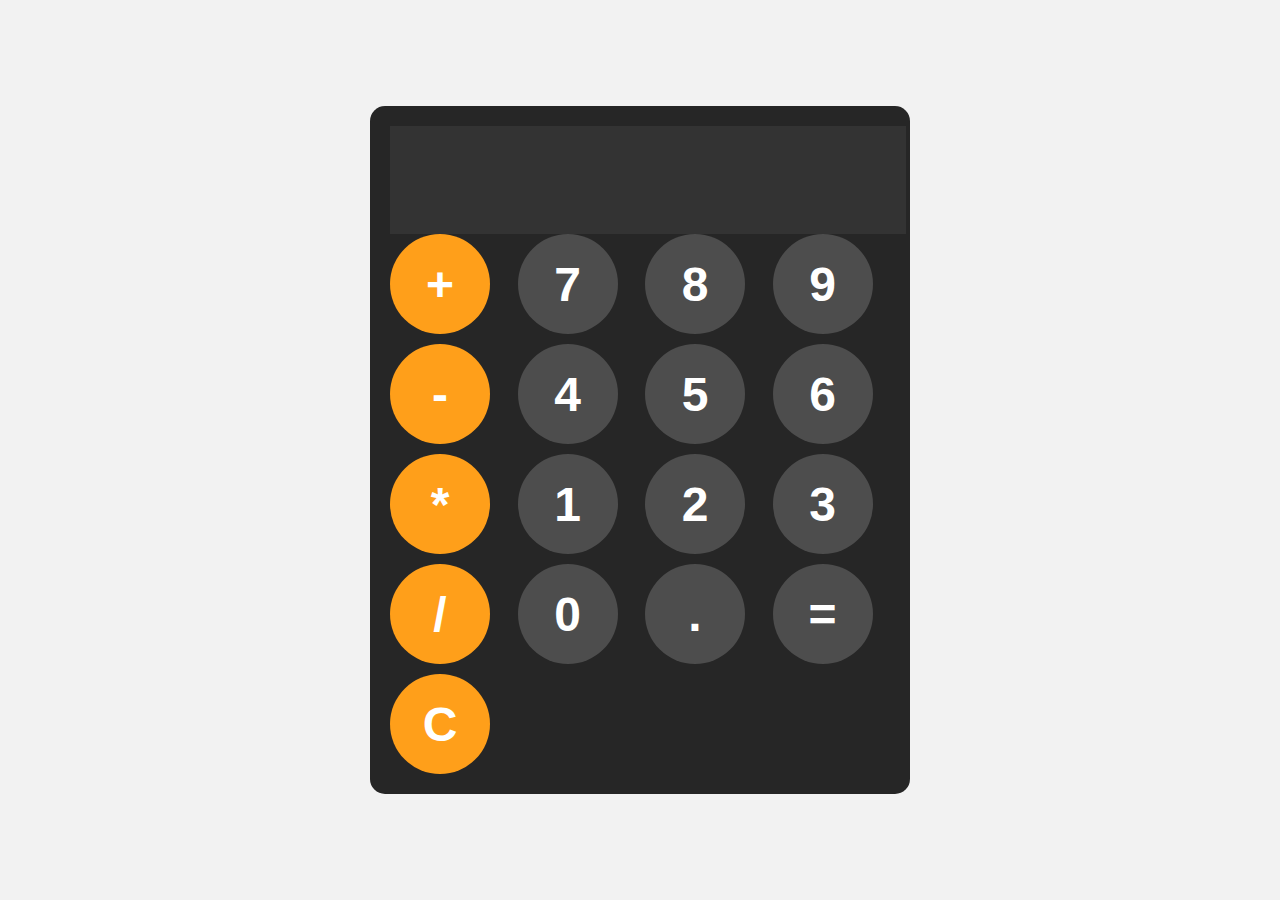
<file: Calculator_Project1/index.html>
<!DOCTYPE html>
<html lang="en">
<head>
    <meta charset="UTF-8">
    <meta name="viewport" content="width=device-width, initial-scale=1.0">
    <title>Document</title>
    <link rel="stylesheet" href="style.css">
</head>

<body>
    <div id = "calculator">
        <input id="display" readonly>
        <div id="keys">
            <button onclick="appendToDisplay('+')" class="operator-btn">+</button>
            <button onclick="appendToDisplay('7')">7</button>
            <button onclick="appendToDisplay('8')">8</button>
            <button onclick="appendToDisplay('9')">9</button>
            <button onclick="appendToDisplay('-')"class="operator-btn">-</button>
            <button onclick="appendToDisplay('4')">4</button>
            <button onclick="appendToDisplay('5')">5</button>
            <button onclick="appendToDisplay('6')">6</button>
            <button onclick="appendToDisplay('*')"class="operator-btn">*</button>
            <button onclick="appendToDisplay('1')">1</button>
            <button onclick="appendToDisplay('2')">2</button>
            <button onclick="appendToDisplay('3')">3</button>
            <button onclick="appendToDisplay('/')"class="operator-btn">/</button>
            <button onclick="appendToDisplay('0')">0</button>
            <button onclick="appendToDisplay('.')">.</button>
            <button onclick="calculate()">=</button>
            <button onclick="clearDisplay()"class="operator-btn">C</button>
        </div>
    </div>
    <script src="index.js"></script>
</body>
</html>
</file>
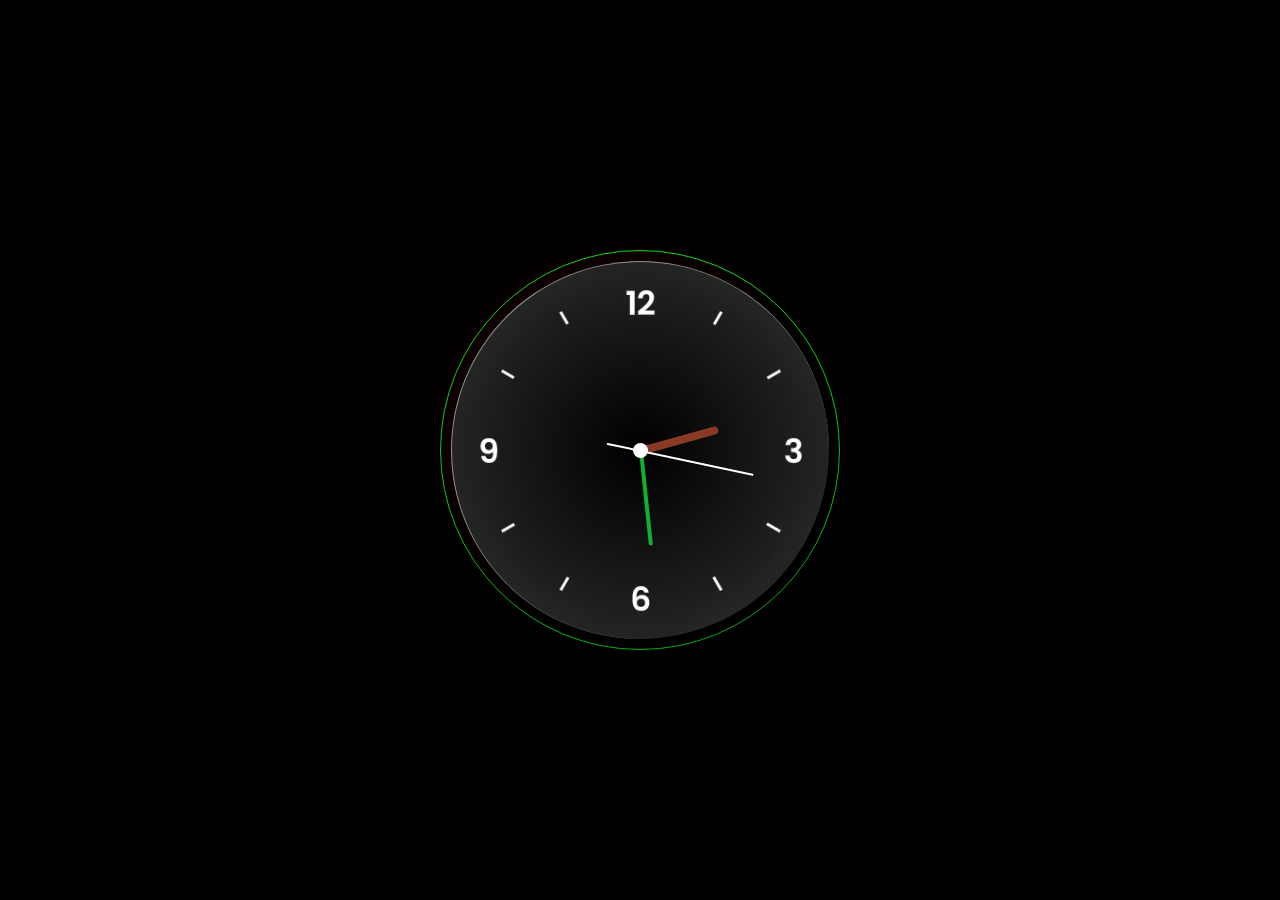
<file: Clock/index.html>
<!DOCTYPE html>
<html>
    <head>
        <title>Clock</title>
        <meta charset="utf-8">
        <link rel="stylesheet" href="style.css">
    </head>
    <body>
        <div class="container">
            <div class="box">
                <div class="clock">
                    <div class="hour">
                        <div class="hr" id="hr"></div>
                    </div>
                    <div class="min">
                        <div class="mn" id="mn"></div>
                    </div>
                    <div class="sec">
                        <div class="sc" id="sc"></div>
                    </div>
                </div>
            </div>
        </div>
        <script type="text/javascript" src="main.js"></script>
    </body>
</html>
</file>
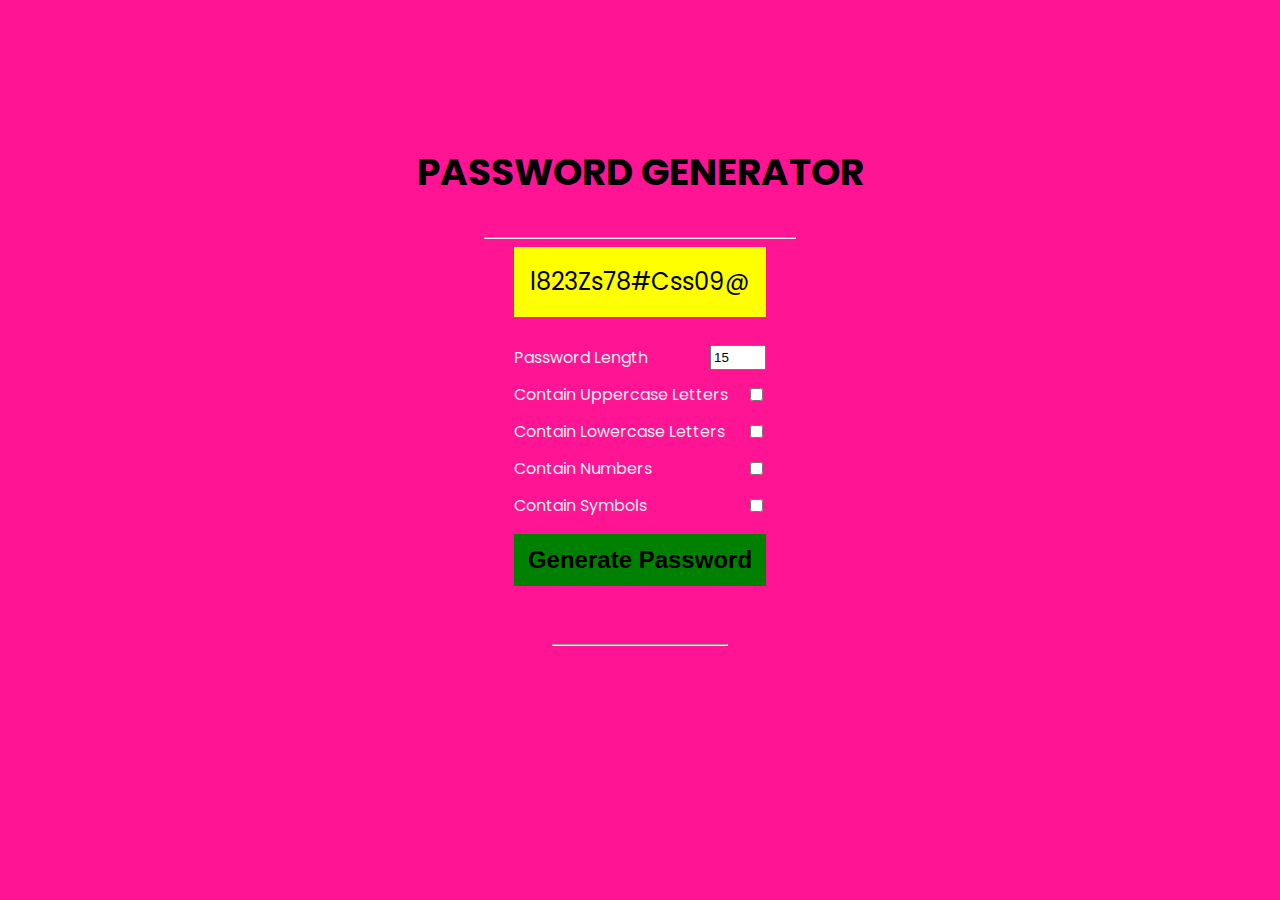
<file: Password_Generator/index.html>
<!DOCTYPE html>
<html lang="en">
<head>
  <meta charset="UTF-8">
  <meta http-equiv="X-UA-Compatible" content="IE=Edge">
  <meta name="viewport" content="width=device-width, initial-scale=1">
  <link rel="stylesheet" href="style.css">
  <title>HTML</title>
  
  <header><h3 style="padding-top: 25%;">PASSWORD GENERATOR</h3><hr></header>
  <br>
  <br>
  
  <div class="pw-container">
  <div class="pw-header">
    <div class="pw">
      <span id="pw">l823Zs78#Css09@</span>
      <button id="copy">Copy</button>
    </div>
  </div>
  <div class="pw-body">
    <div class="form-control">
      <label for="len">Password Length</label>
      <input id="len" value="15" type="number" min="2" max="30"/>
    </div>
    <div class="form-control">
      <label for="upper">Contain Uppercase Letters</label>
      <input id="upper" type="Checkbox"/>
    </div>
	<div class="form-control">
		<label for="lower">Contain Lowercase Letters</label>
		<input id="lower" type="Checkbox"/>
	    </div>
	<div class="form-control">
		<label for="number">Contain Numbers</label>
		<input id="number" type="Checkbox"/>
	    </div>
    <div class="form-control">
      <label for="symbol">Contain Symbols</label>
      <input id="symbol" type="checkbox"/>
    </div>
    <button class="generate" id="generate">
      Generate Password
    </button>
    <br>
    <br>
    <hr>
  </div>
</div>
  
</head>

<body>
  <script src="main.js"></script>
</body>
</html>
</file>
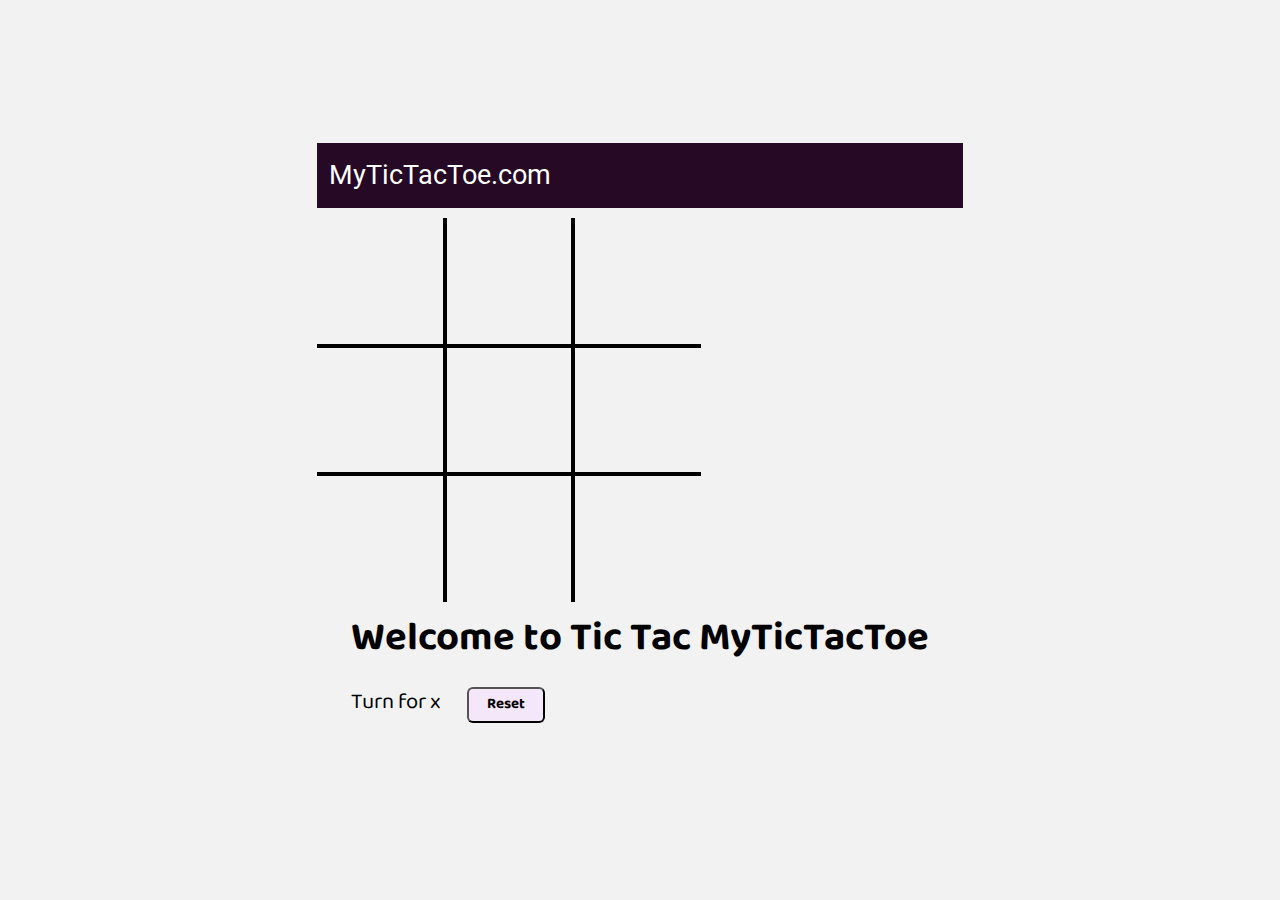
<file: TicTacToe_Project2/index.html>
<!DOCTYPE html>
<html lang="en">
<head>
    <meta charset="UTF-8">
    <meta name="viewport" content="width=device-width, initial-scale=1.0">
    <title>Tic Tac Toe</title>
    <link rel="stylesheet" href="style.css">
</head>
<body>
  
     <div class="gamecontainer">
        <nav style="margin-bottom: 10px;">
            <ul>
                <li>MyTicTacToe.com </li>
            </ul>
         </nav>
        <div class="container">
            <div class="line"></div>
            <div class="box bt-0 bl-0"><span class="boxtext"></span></div>
            <div class="box bt-0"><span class="boxtext"></span></div>
            <div class="box bt-0 br-0"><span class="boxtext"></span></div>
            <div class="box bl-0"><span class="boxtext"></span></div>
            <div class="box "><span class="boxtext"></span></div>
            <div class="box br-0"><span class="boxtext"></span></div>
            <div class="box bl-0 bb-0"><span class="boxtext"></span></div>
            <div class="box bb-0"><span class="boxtext"></span></div>
            <div class="box br-0 bb-0"><span class="boxtext"></span></div>    
        </div>
        <div class="gameInfo">
            <h1>Welcome to Tic Tac MyTicTacToe</h1>
            <div>
                <span class="info">Turn for x</span>
                <button id="reset">Reset</button>
            </div>
            <div class="imgbox">
                <img src="exc.gif" alt="">
            </div>
       </div>
    </div>
     <script src="script.js"> </script>
</body>
</html>
</file>
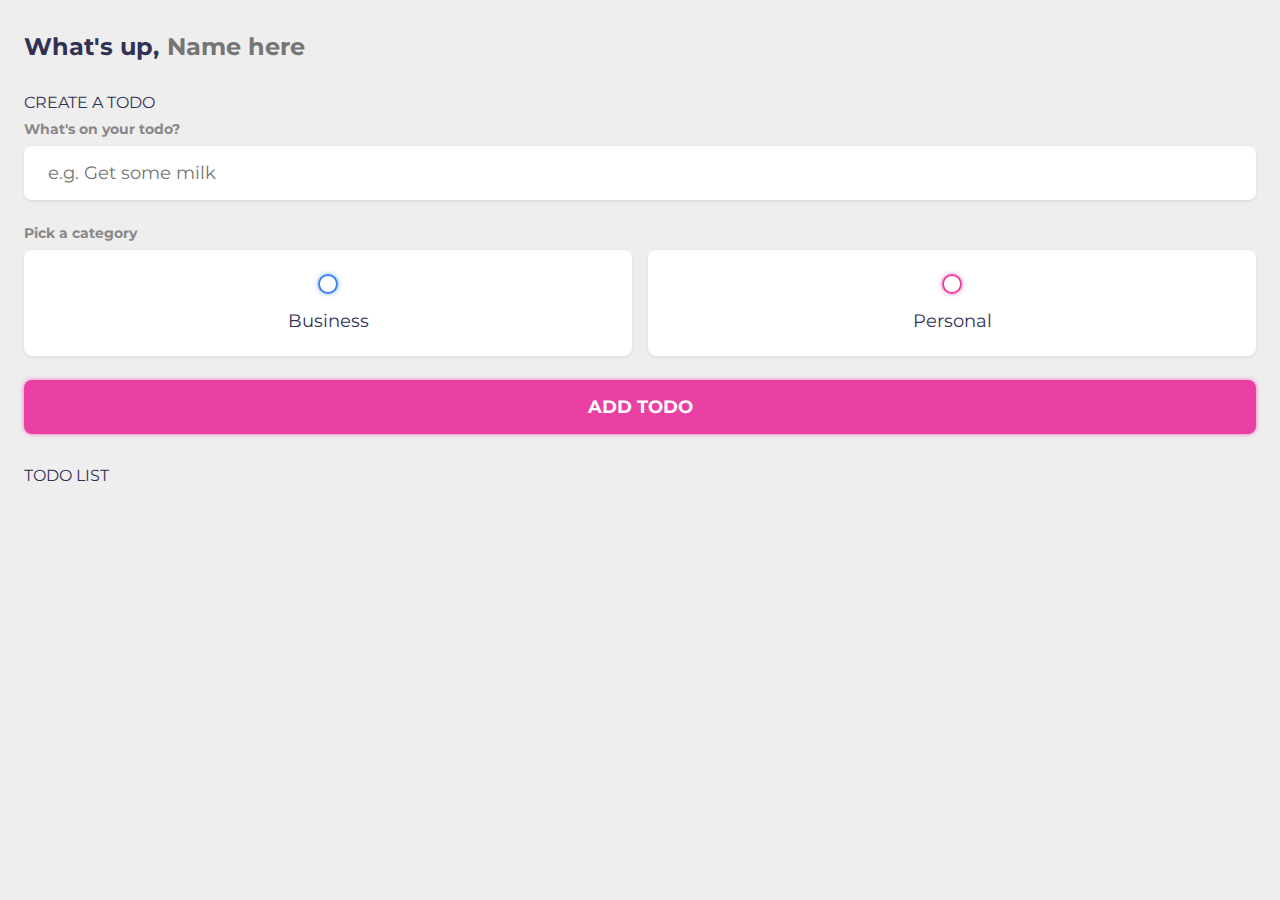
<file: To Do-First/index.html>
<!DOCTYPE html>
<html lang="en">
<head>
	<meta charset="UTF-8" />
	<meta http-equiv="X-UA-Compatible" content="IE=edge" />
	<meta name="viewport" content="width=device-width, initial-scale=1.0" />
	<title>Todo List 2022 with LocalStorage</title>
	<link rel="stylesheet" href="main.css" />
	<link rel="preconnect" href="https://fonts.googleapis.com">
	<link rel="preconnect" href="https://fonts.gstatic.com" crossorigin>
	<link href="https://fonts.googleapis.com/css2?family=Fira+Sans:ital,wght@0,400;0,700;0,900;1,400&family=Montserrat:ital,wght@0,400;0,700;0,900;1,400&display=swap" rel="stylesheet">
	
</head>
<body>
	<main class="app">
		
		<section class="greeting">
			<h2 class="title">
				What's up, <input type="text" id="name" placeholder="Name here" />
			</h2>
		</section>
		
		<section class="create-todo">
			<h3>CREATE A TODO</h3>
			<form id="new-todo-form">
				<h4>What's on your todo?</h4>
				<input 
					type="text" 
					placeholder="e.g. Get some milk"
					name="content"
					id="content" />

				<h4>Pick a category</h4>
				<div class="options">
					<label>
						<input type="radio" name="category" id="category1" value="business" /> 
						<span class="bubble business"></span>
						<div>Business</div>
					</label>
					<label>
						<input type="radio" name="category" id="category2" value="personal" />
						<span class="bubble personal"></span>
						<div>Personal</div>
					</label>
				</div>

				<input type="submit" value="Add todo" />
			</form>
		</section>
		
		<section class="todo-list">
			<h3>TODO LIST</h3>
			<div class="list" id="todo-list"></div>
		</section>
		
	</main>
	
	<script src="main.js"></script>
	
</body>
</html>
</file>
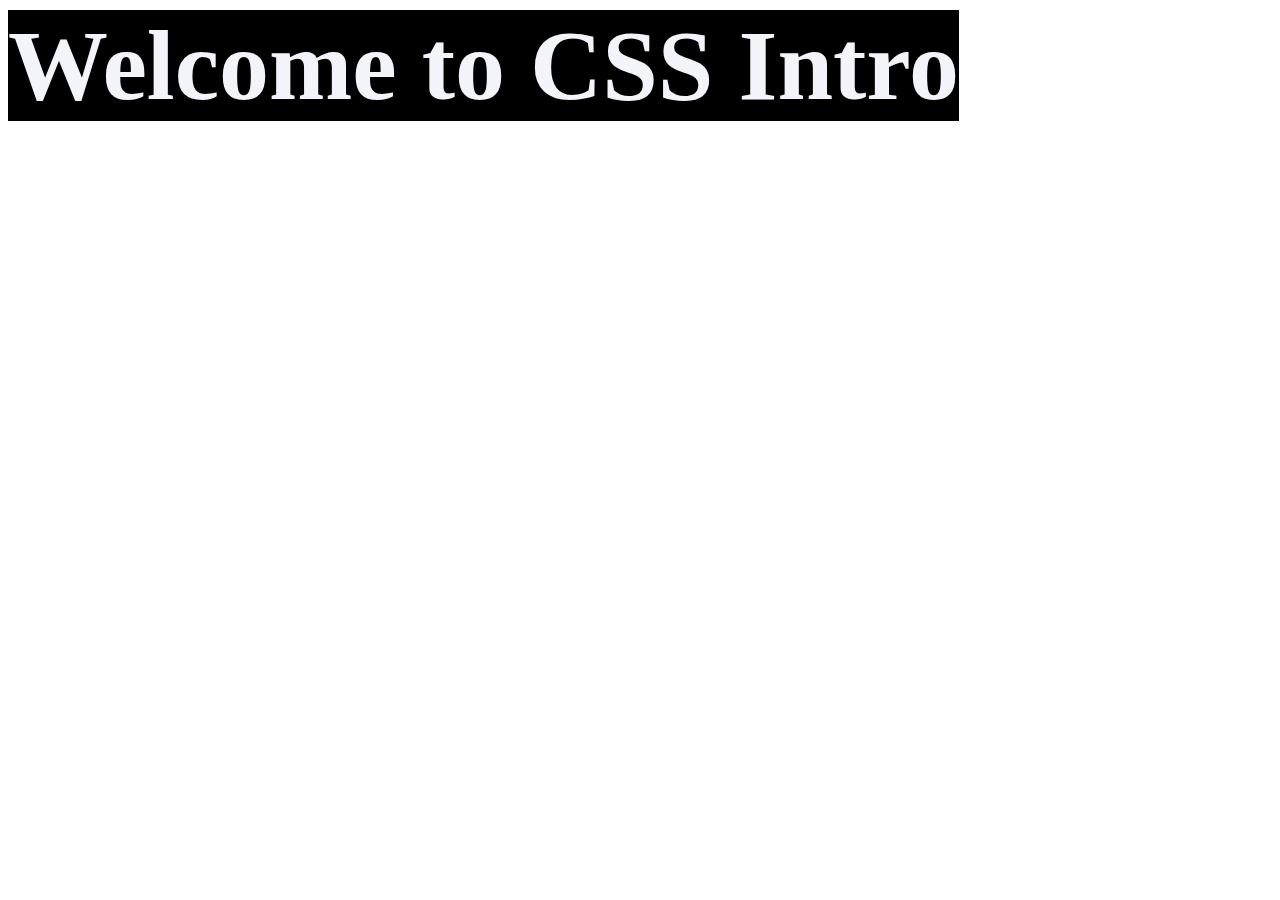
<file: CSS/one.html>
<!DOCTYPE html>
<html lang="en">
<head>
    <meta charset="UTF-8">
    <meta name="viewport" content="width=device-width, initial-scale=1.0">
    <title>CSS</title>
<style>
    h1{
        font-size: 100px;
        color: rgb(243, 243, 250);
        background-color:black ;
        display: inline;
    }
    h2{
        font-size: 100px;
        color: rgb(18, 18, 87);
        background-color:rgb(199, 166, 166) ;
        display: inline;
        border: 3cqh;
    }
</style>

</head>
<body>
    <h1>Welcome to CSS Intro<br></h1>
    <!-- <h2>How are you ?<br>What's your name ?<br>What is your proffession ?</h2> -->
</body>
</html>
</file>
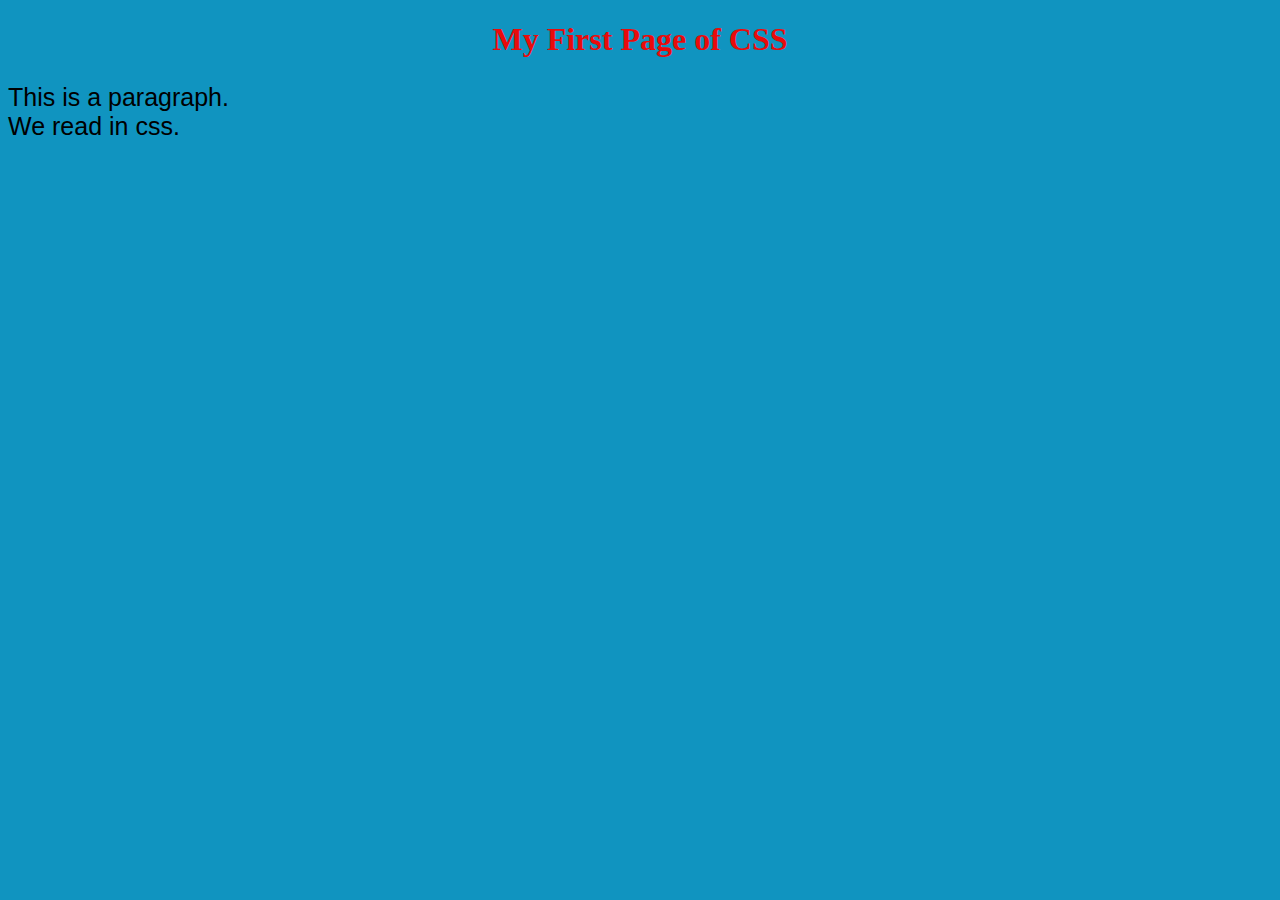
<file: CSS/practical.html>
<!DOCTYPE html>
<html>
<head>
<style>  
body {
  background-color: rgb(16, 148, 192);
}

h1 {
  color: rgb(233, 11, 11);
  text-align: center;
}

p {
  font-family: Roboto, sans-serif;
  font-size: 25px;
}
</style>
</head>
<body>

<h1>My First Page of CSS </h1>
<p>This is a paragraph. <br>We read in css.</p>

</body>
</html>
</file>
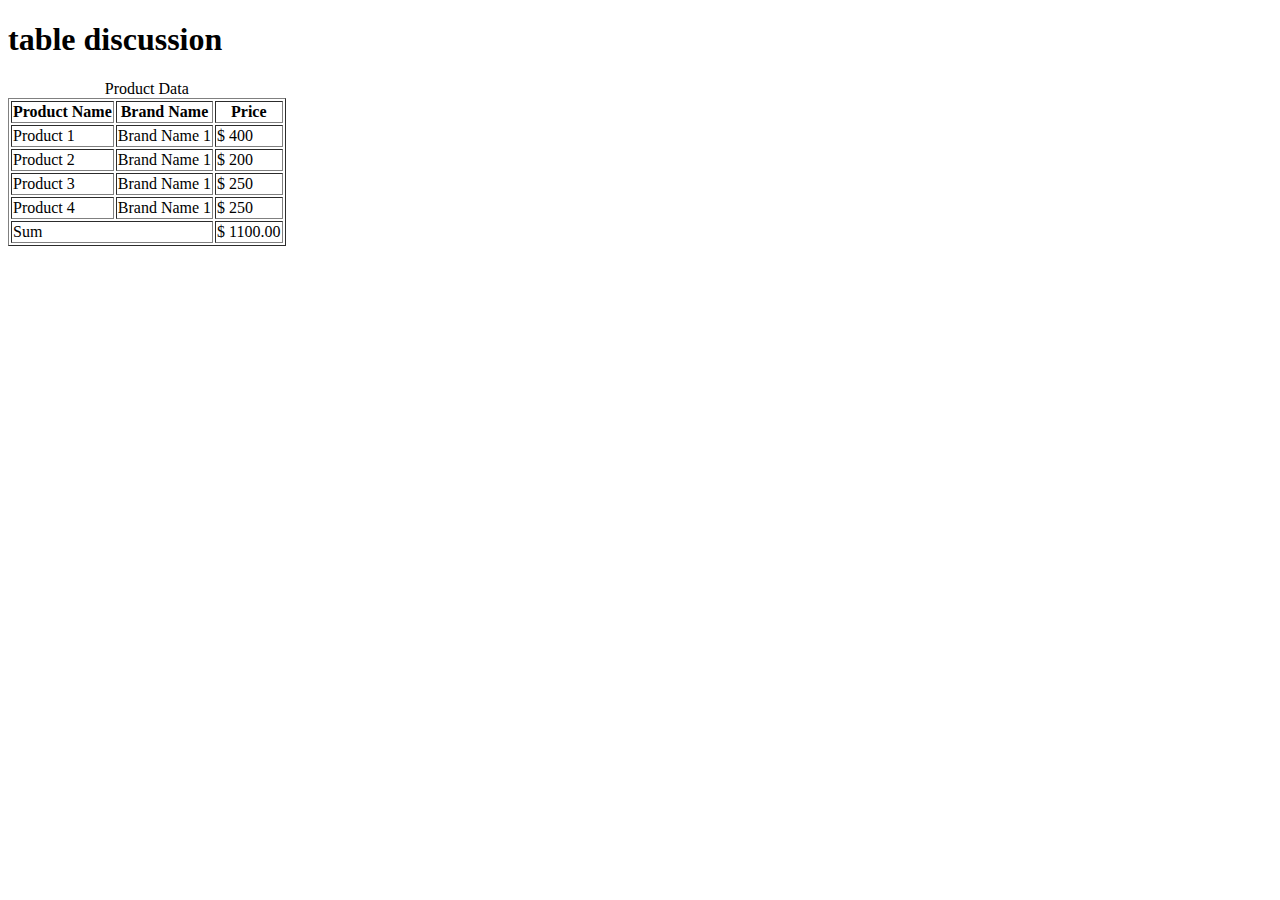
<file: HTML/four.html>
<!DOCTYPE html>
<html lang="en">
<head>  
    <meta charset="UTF-8">
    <meta name="viewport" content="width=device-width, initial-scale=1.0">
    <title>table + Meta + Favicon</title>
</head>
<body style="background-color: c9c9c9;">

    <h1>table discussion</h1>
      <table border="1">
        <caption>Product Data</caption>
        <thead>
            <tr>
                <th>Product Name</th>
                <th>Brand Name</th>
                <th>Price</th>
            </tr>
        </thead>
       <tfoot>
        <tr>
            <td colspan="2">Sum</td>
            <td>$ 1100.00</td>
        </tr>
       </tfoot>
       <tbody>
        <tr>
          <td>Product 1</td>
          <td>Brand Name 1</td>
          <td>$ 400</td>
        
        </tr>
        <tr>
          <td>Product 2</td>
          <td>Brand Name 1</td>
          <td>$ 200</td>
        </tr>
        <tr>
          <td>Product 3</td>
          <td>Brand Name 1</td>
          <td>$ 250</td>
        </tr>
        <tr>
          <td>Product 4</td>
          <td>Brand Name 1</td>
          <td>$ 250</td>
        </tr>
    </tbody>
      </table>
</body>
</html>
</file>
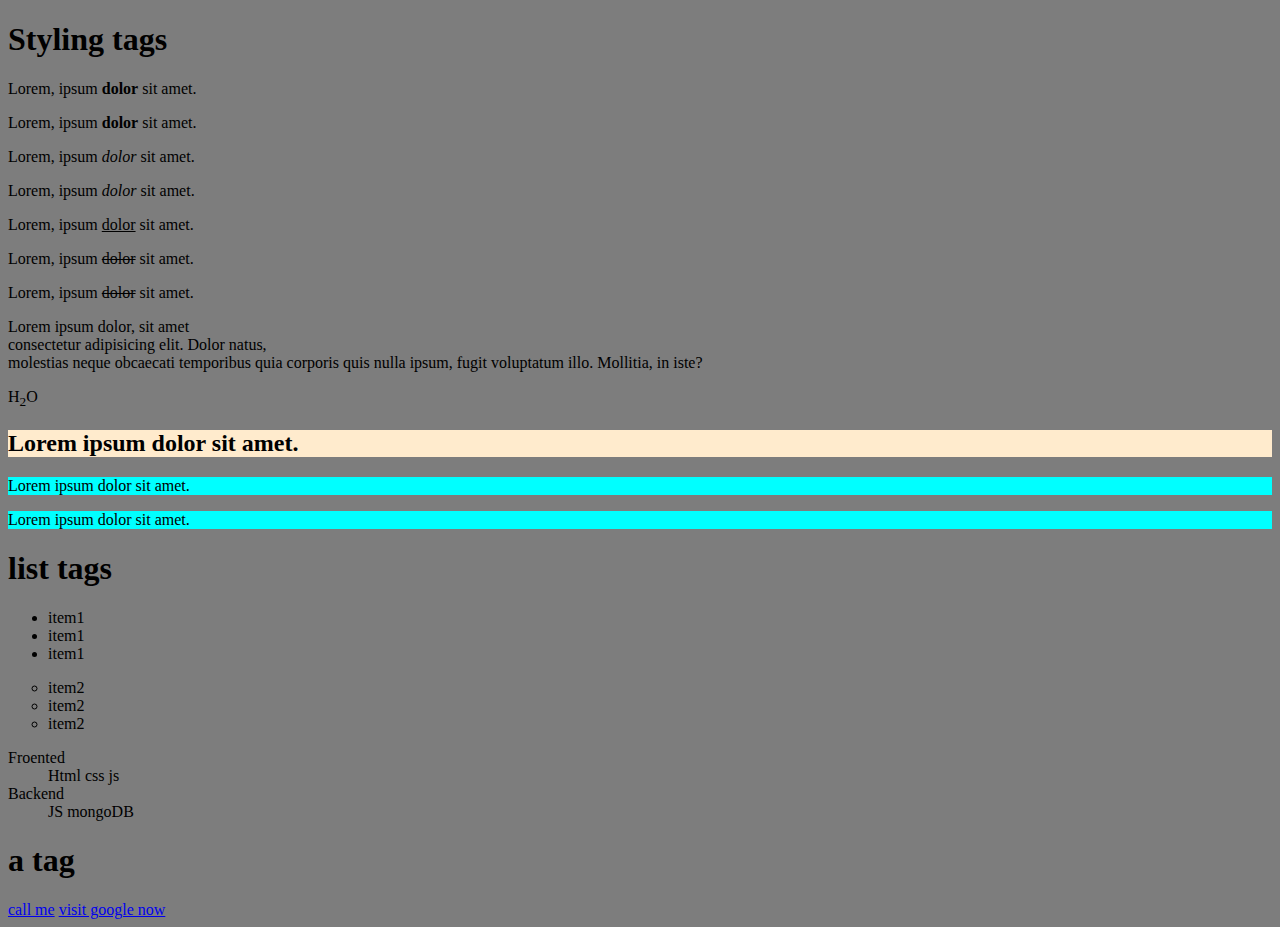
<file: HTML/three.html>
<!DOCTYPE html>
<html lang="en">
<head>
    <meta charset="UTF-8">
    <meta name="viewport" content="width=device-width,
     initial-scale=1.0">
    <title>more tags</title>
</head>
<body style="background-color:#7d7d7d;">
<h1>Styling tags</h1>

<p>Lorem, ipsum <b>dolor</b> sit amet.</p>
<p>Lorem, ipsum <strong>dolor</strong> sit amet.</p>    
<p>Lorem, ipsum <i>dolor</i> sit amet.</p>    
<p>Lorem, ipsum <em>dolor</em> sit amet.</p>    
<p>Lorem, ipsum <u>dolor</u> sit amet.</p> 

<p>Lorem, ipsum <s>dolor</s> sit amet.</p>    
<p>Lorem, ipsum <del>dolor</del> sit amet.</p>    

<p>Lorem ipsum dolor, sit amet <br>consectetur adipisicing elit. Dolor natus, <br>molestias neque obcaecati temporibus quia corporis quis nulla ipsum, fugit voluptatum illo. Mollitia, in iste?</p>

<p>H<sub>2</sub>O</p>

<h2 style="background-color:blanchedalmond;">Lorem ipsum dolor sit amet.</h2>
<p style="background-color:aqua">Lorem ipsum dolor sit amet.</p>
<span style="background-color:aqua; display:block">Lorem ipsum dolor sit amet.</span>

<h1>list tags</h1>

<ul>
    <li>item1</li>
    <li>item1</li>
    <li>item1</li>
</ul>

<ol style="list-style: circle;"">
    <li>item2</li>
    <li>item2</li>
    <li>item2</li>
</ol>

<dl>
    <dt>Froented</dt>
    <dd>Html css js</dd>
    <dt>Backend</dt>
    <dd>JS mongoDB</dd>
</dl>

<h1>a tag</h1>
<a href="tel:+919905543185">call me</a>

<a href="http://google.com" target="_blank" rel="noopener noreferrer">visit google now</a>


</body>
</html>
</file>
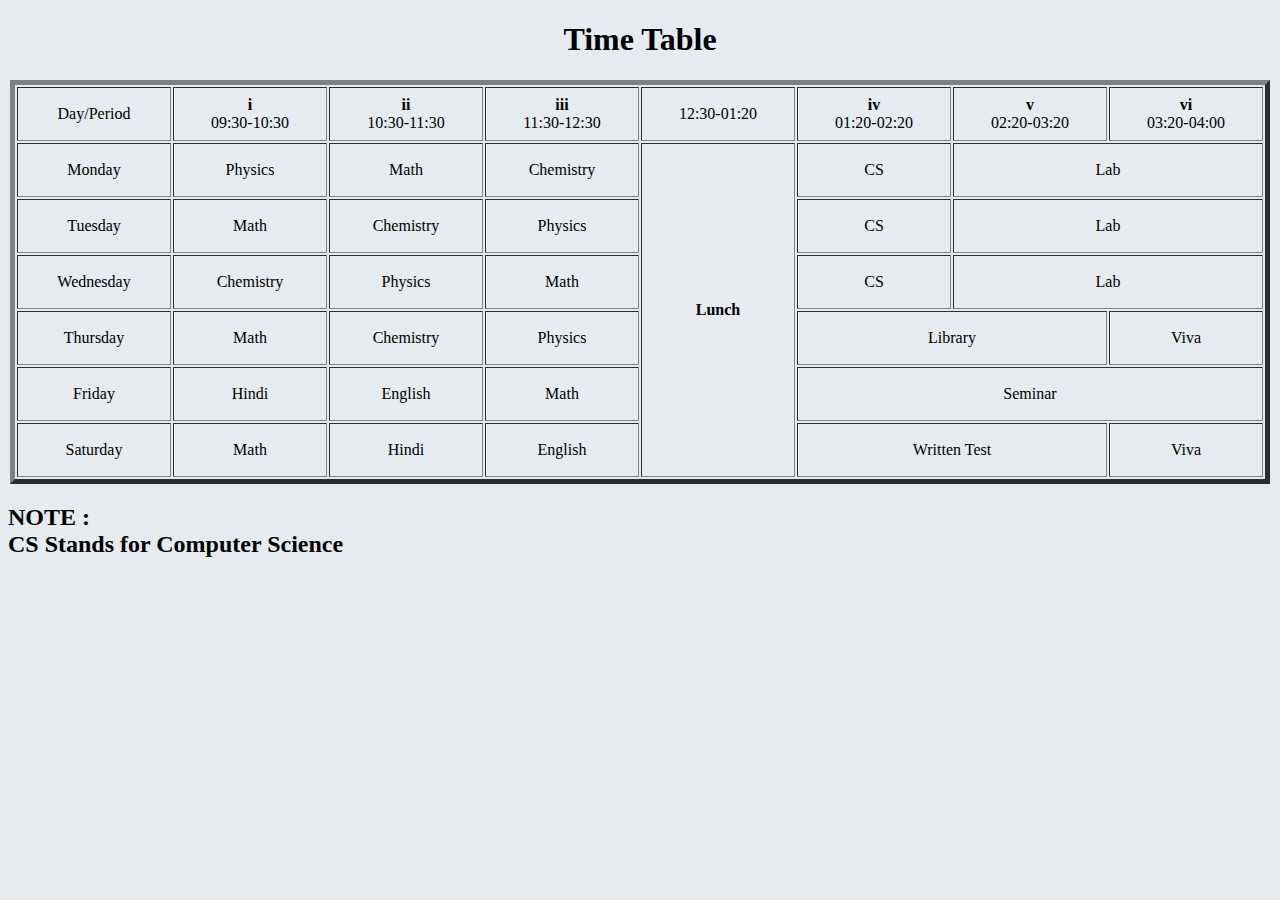
<file: HTML/timetableproject.html>
<!DOCTYPE html>
<html lang="en">
<head>
    <meta charset="UTF-8">
    <meta name="viewport" content="width=device-width, initial-scale=1.0">
    <title>Time Table Fun</title>
</head>
<body style="background-color: rgb(229, 235, 239);">
<h1 style="text-align: center;">Time Table</h1>
<table border="5" align="center">
    <tr>
         <td align="center" height="50" width="150">
            Day/Period
         </td>
         <td align="center" height="50" width="150">
            <strong>i</strong><br> 09:30-10:30
         </td>
         <td align="center" height="50" width="150"> 
            <strong>ii</strong> <br> 10:30-11:30 
        </td>
         <td align="center" height="50" width="150"> 
            <strong>iii</strong> <br> 11:30-12:30
            </td>
         <td align="center" height="50" width="150"> 
            12:30-01:20
        </td>
         <td align="center" height="50" width="150">
            <strong>iv</strong> <br> 01:20-02:20
            </td>
         <td align="center" height="50" width="150">
            <strong>v</strong> <br> 02:20-03:20
            </td>
         <td align="center" height="50" width="150">
           <strong>vi</strong> <br> 03:20-04:00
         </td>
         
    </tr>
    <tr>
        <td align="center" height="50">Monday</td>
        <td align="center" height="50">Physics</td>
        <td align="center" height="50">Math</td>
        <td align="center" height="50">Chemistry</td>
        <td rowspan="6" align="center" height="50"><strong>Lunch</streong></td>
        <td align="center" height="50"> CS </td>
        <td colspan="2" align="center" height="50">Lab</td>
        
    </tr>
    <tr>

        <td align="center" height="50">Tuesday</td>
        <td align="center" height="50">Math</td>
        <td align="center" height="50">Chemistry</td>
        <td align="center" height="50">Physics</td>
        <td align="center" height="50">CS</td>
        <td colspan="2" align="center" height="50">Lab</td>
        
    </tr>
    <tr>
        <td align="center" height="50">Wednesday</td>
        <td align="center" height="50">Chemistry</td>
        <td align="center" height="50">Physics</td>
        <td align="center" height="50">Math</td>
        <td align="center" height="50">CS</td>
        <td colspan="2" align="center" height="50">Lab</td>
        
    </tr>
    <tr>
        <td align="center" height="50">Thursday</td>
        <td align="center" height="50">Math</td>
        <td align="center" height="50">Chemistry</td>
        <td align="center" height="50">Physics</td>
        <td colspan="2" align="center" height="50">Library</td>
        <td align="center" height="50">Viva</td>

    </tr>
    <tr>
        <td align="center" height="50">Friday</td>
        <td align="center" height="50">Hindi</td>
        <td align="center" height="50">English</td>
        <td align="center" height="50">Math</td>
        <td colspan="3" align="center" height="50">Seminar</td>       
   
    </tr>
    <tr>
        <td align="center" height="50">Saturday</td>
        <td align="center" height="50">Math</td>
        <td align="center" height="50">Hindi</td>
        <td align="center" height="50">English</td>
        <td colspan="2" align="center" height="50">Written Test</td>
        <td align="center" height="50">Viva</td>
        
    </tr>
</table>
<h2>NOTE : <br> CS Stands for Computer Science</h2>
</body>
</html>
</file>
<file: Calculator_Project1/style.css>
body{
    margin: 0;
    display: flex;
    justify-content: center;
    align-items: center;
    height: 100vh;
    background-color: hsl(0, 0%, 95%);

}

#calculator{
    position: relative;
    padding: 20px;
    font-family: Arial, sans-serif;
    background-color: hsl(0, 0%, 15%);
    border-radius: 15px;
    max-width: 500px;
    overflow: hidden;
    width: auto;
}
#display{
    width: 100%;
    padding: 8px;
    justify-items: center;
    font-size: 5rem;
    text-align: right;
    border: none;
    background-color: hsl(0, 0%, 20%);
    color: white;
}
#keys{
   display: grid;
   grid-template-columns: repeat(4, 1fr); 
   gap: 10px;
   padding: -25px;
}
button{
    width: 100px;
    height: 100px;
    border-radius: 50px;
    border: none;
    background-color: hsl(0, 0%, 30%);
    color: white;
    font-size: 3rem;
    font-weight: bold;
    cursor: pointer;
}
button:hover{
    background-color: hsl(0, 0%, 40%);  
}
button:active{
    background-color: hsl(0, 0%, 50%);
}
.operator-btn{
    background-color: hsl(35, 100%, 55%);
}
.operator-btn:hover{
    background-color: hsl(35, 100%, 65%);
}
.operator-btn:active{
    background-color: hsl(35, 100%, 75%);
}
</file>
<file: Clock/style.css>
*{
    margin: 0;
    padding: 0;
    box-sizing: border-box;
}

body{
    display: flex;
    justify-content: center;
    align-items: center;
    min-height: 100vh;
}

body::before{
    content: '';
    position: absolute;
    top: 0;
    left: 0;
    width: 100%;
    height: 100%;
    background-color: rgb(0, 0, 0);
}

body::after{
    content: '';
    position: absolute;
    top: -20px;
    left: 0;
    width: 100%;
    height: 100%;
    /* background: linear-gradient(160deg, #03a9f4, #03a9f4 50%,
    transparent 50%, transparent); */
    animation: animate 5s ease-in-out infinite;
}

@keyframes animate{
    0%,100%{
        transform: translateY(10px);
    }
    50%{
        transform: translateY(-10px);
    }
}

.container{
    position: relative;
}

.container::before{
    content: '';
    position: absolute;
    bottom: -150px;
    width: 100%;
    height: 60px;
    background: radial-gradient(rgba(0,0,0,0.2),
    transparent, transparent);
    border-radius: 50%;
}

.box{
    position: relative;
    z-index: 1;
    width: 400px;
    height: 400px;
    backdrop-filter: blur(25px);
    border-radius: 50%;
    border: 1px solid rgb(10, 223, 28);
    animation: animate 4s ease-in-out infinite;
    animation-delay: -2.5s;
}

.clock{
    position: absolute;
    top: 10px;
    left: 10px;
    right: 10px;
    bottom: 10px;
    display: flex;
    justify-content: center;
    align-items: center;
    background: radial-gradient(transparent,rgba(255,255,255,0.2)), 
    url(clock.png);
    background-size: cover;
    border-radius: 50%;
    backdrop-filter: blur(25px);
    border: 1px solid rgba(255,255,255,0.5);
    border-bottom: none;
    border-right: none;
    box-shadow: -10px -10px 20px rgba(164, 10, 10, 0.1),
    10px 10px 20px rgba(0,0,0,0.2), 
    0px 40px 50px rgba(0,0,0,0.2);
}

.clock::before{
    content: '';
    position: absolute;
    width: 15px;
    height: 15px;
    background: #fff;
    border-radius: 50%;
    z-index: 10000;
}

.hour,.min,.sec{
    position:absolute; 
}

.hour, .hr{
    width: 160px;
    height: 160px;
}

.min, .mn{
    width: 190px;
    height: 190px;
}

.sec, .sc{
    width: 230px;
    height: 230px;
}

.hr, .mn, .sc{
    display: flex;
    justify-content: center;
    position: absolute;
    border-radius: 50%;
}

.hr::before{
    content: '';
    position: absolute;
    width: 8px;
    height: 80px;
    background: #8a3925;
    z-index: 11;
    border-radius: 6px;
}

.mn::before{
    content: '';
    position: absolute;
    width: 4px;
    height: 90px;
    background: #12b02f;
    z-index: 12;
    border-radius: 6px;
}

.sc::before{
    content: '';
    position: absolute;
    width: 2px;
    height: 150px;
    background: #fff;
    z-index: 12;
    border-radius: 6px;
}
</file>
<file: Password_Generator/style.css>
@import url("https://fonts.googleapis.com/css2?family=Poppins:wght@200;400;600&display=swap");

* {
  box-sizing: border-box;
}

header {
  color: black;
  align-items: center;
  position: absolute;
  justify-content: center;
  margin-bottom: 650px;
  font-size: 2rem;
  /* width: 70%; */
}

h3{
  text-align: center;
}

hr {
  width: 70%;
}
body {
  background-color: deeppink;
  color: black;
  display: flex;
  align-items: center;
  justify-content: center;
  font-family: "Poppins", sans-serif;
  margin: 0;
  min-height: 100vh;
}

.pw-header {
  padding: 1rem;
}

.pw {
  background-color: yellow;
  display: flex;
  font-size: 1.5rem;
  align-items: center;
  height: 70px;
  width: 100%;
  position: relative;
  padding: 1rem;
  overflow: auto;
}

.pw button {
  background-color: gray;
  border: none;
  color: rgb(29, 2, 56);
  cursor: pointer;
  font-family: inherit;
  font-weight: bold;
  padding: 0.25rem;
  position: absolute;
  top: 0;
  right: 0;
  transform: translate(0, 20%);
  transition: opacity 0.2s ease, transform 0.2s ease;
  opacity: 0;
}

.pw:hover button {
  opacity: 1;
  transform: translate(0, 0%);
}

.pw-body {
  padding: 0 1rem 1rem;
}

.form-control {
  color: #eee;
  display: flex;
  justify-content: space-between;
  margin: 0.75rem 0;
}

.generate {
  background-color: green;
  border: none;
  color: black;
  cursor: pointer;
  display: block;
  font-size: 1.5rem;
  font-weight: bold;
  padding: 0.75rem;
  margin-top: 1rem;
  width: 100%;
}
</file>
<file: TicTacToe_Project2/style.css>
@import url('https://fonts.googleapis.com/css2?family=Baloo+Bhaina+2&family=Roboto&display=swap');
*{
    margin: 0;
    padding: 0;
}
body{
    margin: 0;
    display: flex;
    justify-content: center;
    align-items: center;
    height: 100vh;
    background-color: hsl(0, 0%, 95%);

}

nav{
    background-color: rgb(37, 9, 37);
    color: white;
    height: 65px;
    font-size: 27px;
    display: flex;
    align-items: center;
    padding: 0 12px;
    font-family: 'Roboto', sans-serif;
}

nav ul{
    list-style-type: none;
}

.gameContainer{ 
    display: flex;
    justify-content: center;
    margin-top: 50px;
}

.container{
    display: grid;
    grid-template-rows: repeat(3, 10vw);
    grid-template-columns: repeat(3, 10vw);
    font-family: 'Roboto', sans-serif;
    position: relative;
}

.box{
    border: 2px solid black;
    font-size: 8vw;
    cursor: pointer;
    display: flex;
    justify-content: center;
    align-items: center;
}

.box:hover{
    background-color: rgb(242, 234, 250);
}

.info {
    font-size: 22px;
}

.gameInfo{
    padding: 0 34px;
    font-family: 'Baloo Bhaina 2', cursive;
}

.gameInfo h1{
    font-size: 2.5rem;
}

.imgbox img{
    width: 0;
    transition: width 1s ease-in-out;
}

.br-0{
    border-right: 0;
}

.bl-0{
    border-left: 0;
}

.bt-0{
    border-top: 0;
}

.bb-0{
    border-bottom: 0;
}

#reset {
    margin: 0 23px;
    padding: 1px 18px;
    background: #f3e7f9;
    border-radius: 6px;
    cursor: pointer;
    font-family: 'Baloo Bhaina 2';
    font-size: 15px;
    font-weight: bolder;
}

.line{
    background-color: black;
    height: 3px;
    width: 0;
    position: absolute;
    background-color: #911d91;
    transition: width 1s ease-in-out;
}

@media screen and (max-width: 950px)
{
    .gameContainer{
        flex-wrap: wrap;
    }
    .gameInfo{
        margin-top: 34px;
    }
    .gameInfo h1{
        font-size: 1.5rem;
    }
    .container { 
        grid-template-rows: repeat(3, 20vw);
        grid-template-columns: repeat(3, 20vw);
    }
}
</file>
<file: To Do-First/main.css>
:root {
	--primary: #EA40A4;
	--business: #3a82ee;
	--personal: var(--primary);
	--light: #EEE;
	--grey: #888;
	--dark: #313154;
	--danger: #ff5b57;

	--shadow: 0 1px 3px rgba(0, 0, 0, 0.1);

	--business-glow: 0px 0px 4px rgba(58, 130, 238, 0.75);
	--personal-glow: 0px 0px 4px rgba(234, 64, 164, 0.75);
}

* {
	margin: 0;
	padding: 0;
	box-sizing: border-box;
	font-family: 'montserrat', sans-serif;
}

input:not([type="radio"]):not([type="checkbox"]), button {
	appearance: none;
	border: none;
	outline: none;
	background: none;
	cursor: initial;
}

body {
	background: var(--light);
	color: var(--dark);
}

section {
	margin-top: 2rem;
	margin-bottom: 2rem;
	padding-left: 1.5rem;
	padding-right: 1.5rem;
}

h3 {
	color: var(--dark);
	font-size: 1rem;
	font-weight: 400;
	margin-bottom: 0.5rem;
}

h4 {
	color: var(--grey);
	font-size: 0.875rem;
	font-weight: 700;
	margin-bottom: 0.5rem;
}

.greeting .title {
	display: flex;
}

.greeting .title input {
	margin-left: 0.5rem;
	flex: 1 1 0%;
	min-width: 0;
}

.greeting .title, 
.greeting .title input {
	color: var(--dark);
	font-size: 1.5rem;
	font-weight: 700;
}

.create-todo input[type="text"] {
	display: block;
	width: 100%;
	font-size: 1.125rem;
	padding: 1rem 1.5rem;
	color: var(--dark);
	background-color: #FFF;
	border-radius: 0.5rem;
	box-shadow: var(--shadow);
	margin-bottom: 1.5rem;
}

.create-todo .options {
	display: grid;
	grid-template-columns: repeat(2, 1fr);
	grid-gap: 1rem;
	margin-bottom: 1.5rem;
}

.create-todo .options label {
	display: flex;
	flex-direction: column;
	align-items: center;
	justify-content: center;
	background-color: #FFF;
	padding: 1.5rem;
	box-shadow: var(--shadow);
	border-radius: 0.5rem;
	cursor: pointer;
}

input[type="radio"],
input[type="checkbox"] {
	display: none;
}

.bubble {
	display: flex;
	align-items: center;
	justify-content: center;
	width: 20px;
	height: 20px;
	border-radius: 999px;
	border: 2px solid var(--business);
	box-shadow: var(--business-glow);
}

.bubble.personal {
	border-color: var(--personal);
	box-shadow: var(--personal-glow);
}

.bubble::after {
	content: '';
	display: block;
	opacity: 0;
	width: 0px;
	height: 0px;
	background-color: var(--business);
	box-shadow: var(--business-glow);
	border-radius: 999px;
	transition: 0.2s ease-in-out;
}

.bubble.personal::after {
	background-color: var(--personal);
	box-shadow: var(--personal-glow);
}

input:checked ~ .bubble::after {
	width: 10px;
	height: 10px;
	opacity: 1;
}

.create-todo .options label div {
	color: var(--dark);
	font-size: 1.125rem;
	margin-top: 1rem;
}

.create-todo input[type="submit"] {
	display: block;
	width: 100%;
	font-size: 1.125rem;
	padding: 1rem 1.5rem;
	color: #FFF;
	font-weight: 700;
	text-transform: uppercase;
	background-color: var(--primary);
	box-shadow: var(--personal-glow);
	border-radius: 0.5rem;
	cursor: pointer;
	transition: 0.2s ease-out;
}

.create-todo input[type="submit"]:hover {
	opacity: 0.75;
}

.todo-list .list {
	margin: 1rem 0;
}

.todo-list .todo-item {
	display: flex;
	align-items: center;
	background-color: #FFF;
	padding: 1rem;
	border-radius: 0.5rem;
	box-shadow: var(--shadow);
	margin-bottom: 1rem;
}

.todo-item label {
	display: block;
	margin-right: 1rem;
	cursor: pointer;
}

.todo-item .todo-content {
	flex: 1 1 0%;
}

.todo-item .todo-content input {
	color: var(--dark);
	font-size: 1.125rem;
}

.todo-item .actions {
	display: flex;
	align-items: center;
}

.todo-item .actions button {
	display: block;
	padding: 0.5rem;
	border-radius: 0.25rem;
	color: #FFF;
	cursor: pointer;
	transition: 0.2s ease-in-out;
}

.todo-item .actions button:hover {
	opacity: 0.75;
}

.todo-item .actions .edit {
	margin-right: 0.5rem;
	background-color: var(--primary);
}

.todo-item .actions .delete {
	background-color: var(--danger);
}

.todo-item.done .todo-content input {
	text-decoration: line-through;
	color: var(--grey);
}
</file>
